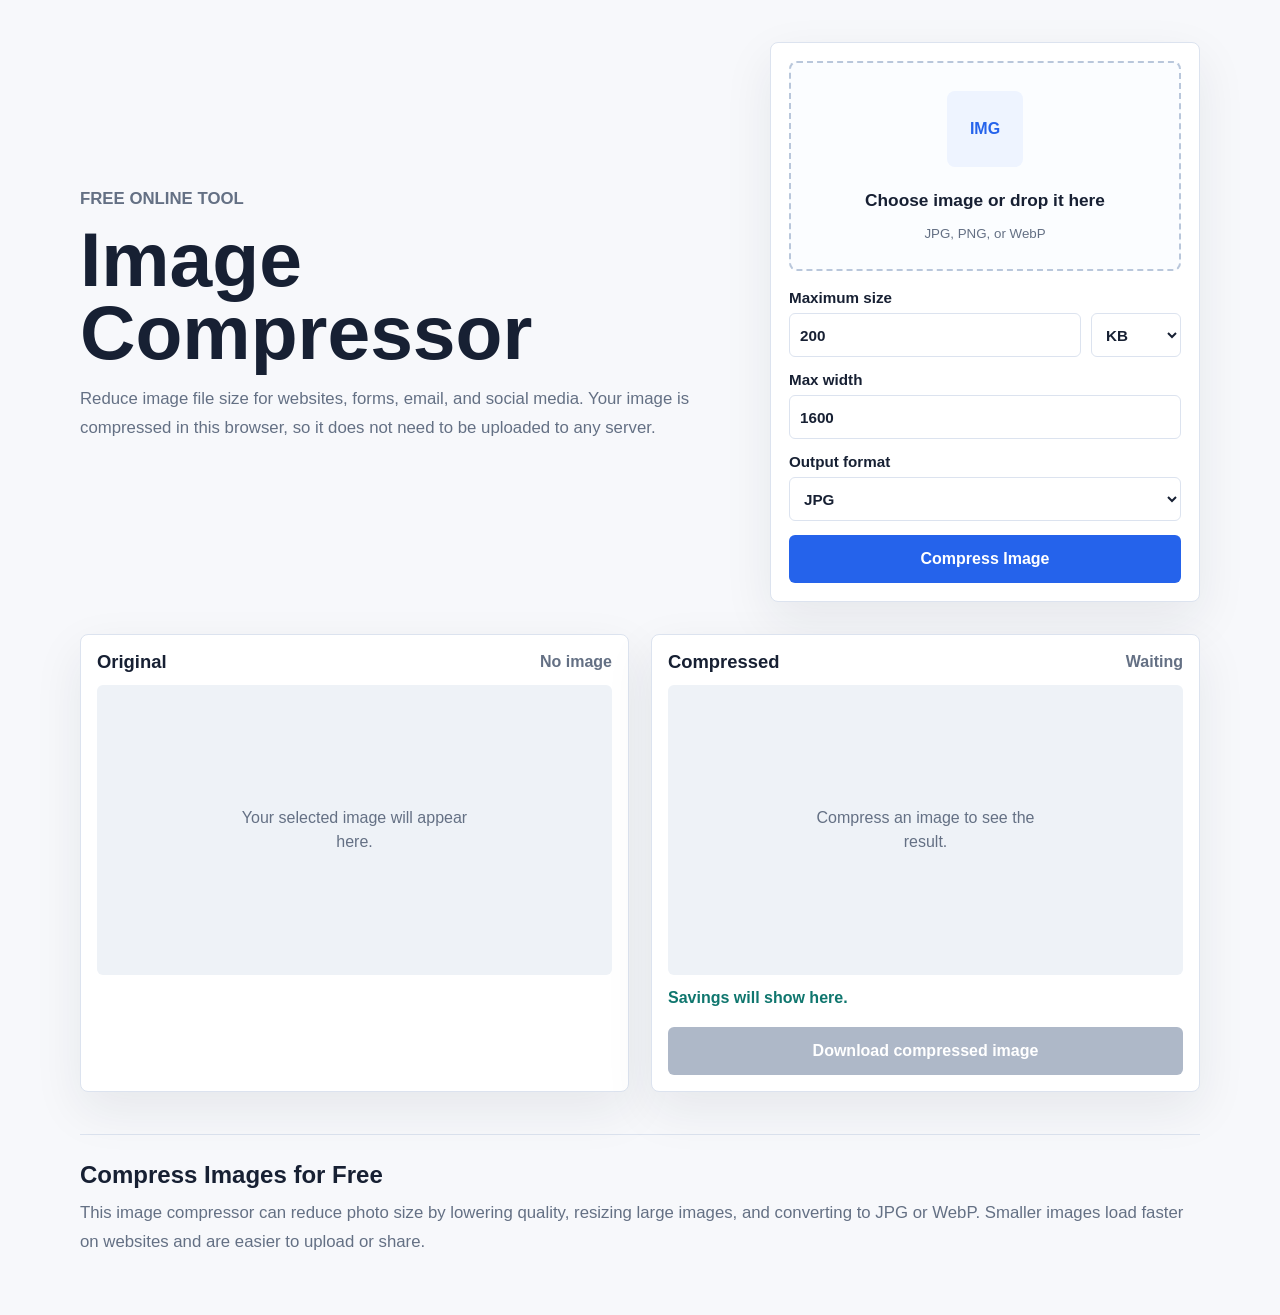
<file: index.html>
<!doctype html>
<html lang="en">
  <head>
    <meta charset="utf-8">
    <meta name="viewport" content="width=device-width, initial-scale=1">
    <title>Free Image Compressor Online - Reduce JPG , PNG and WebP Size</title>
    <meta
      name="description"
      content="Compress images online for free. Reduce JPG , PNG, and WebP file size in your browser without uploading images to a server."
    >
    <meta name="robots" content="index, follow">
    <meta name="theme-color" content="#2563eb">
    <link rel="canonical" href="https://mhansika21.github.io/image-compressor/">
    <link rel="stylesheet" href="styles.css">
    <script type="application/ld+json">
      {
        "@context": "https://schema.org",
        "@type": "WebApplication",
        "name": "Free Image Compressor Online",
        "applicationCategory": "UtilitiesApplication",
        "operatingSystem": "Any",
        "description": "A free browser-based image compressor for JPG, PNG, and WebP images.",
        "offers": {
          "@type": "Offer",
          "price": "0",
          "priceCurrency": "USD"
        }
      }
    </script>
  </head>
  <body>
    <main class="page">
      <section class="hero" aria-labelledby="page-title">
        <div class="intro">
          <p class="eyebrow">Free online tool</p>
          <h1 id="page-title">Image Compressor</h1>
          <p>
            Reduce image file size for websites, forms, email, and social media.
            Your image is compressed in this browser, so it does not need to be
            uploaded to any server.
          </p>
        </div>

        <section class="tool" aria-label="Image compressor tool">
          <label class="drop-zone" id="dropZone" for="imageInput">
            <input id="imageInput" type="file" accept="image/jpeg,image/png,image/webp">
            <span class="drop-icon" aria-hidden="true">IMG</span>
            <strong>Choose image or drop it here</strong>
            <small>JPG, PNG, or WebP</small>
          </label>

          <div class="controls">
            <label>
              Maximum size
              <div class="size-row">
                <input id="targetSizeInput" type="number" min="0.01" step="0.01" value="200">
                <select id="targetUnitInput">
                  <option value="KB">KB</option>
                  <option value="MB">MB</option>
                </select>
              </div>
            </label>

            <label>
              Max width
              <input id="widthInput" type="number" min="100" max="6000" step="100" value="1600">
            </label>

            <label>
              Output format
              <select id="formatInput">
                <option value="image/jpeg">JPG</option>
                <option value="image/webp">WebP</option>
                <option value="image/png">PNG</option>
              </select>
            </label>

            <button type="button" id="compressButton">Compress Image</button>
          </div>
        </section>
      </section>

      <section class="results" aria-label="Compression results">
        <article class="preview-panel">
          <div class="panel-top">
            <h2>Original</h2>
            <span id="originalSize">No image</span>
          </div>
          <div class="image-frame">
            <img id="originalPreview" alt="">
            <p id="originalPlaceholder">Your selected image will appear here.</p>
          </div>
        </article>

        <article class="preview-panel">
          <div class="panel-top">
            <h2>Compressed</h2>
            <span id="compressedSize">Waiting</span>
          </div>
          <div class="image-frame">
            <img id="compressedPreview" alt="">
            <p id="compressedPlaceholder">Compress an image to see the result.</p>
          </div>
          <div class="saving" id="savingText">Savings will show here.</div>
          <a class="download disabled" id="downloadLink" href="#" download>Download compressed image</a>
        </article>
      </section>

      <section class="content" aria-label="About image compression">
        <h2>Compress Images for Free</h2>
        <p>
          This image compressor can reduce photo size by lowering quality,
          resizing large images, and converting to JPG or WebP. Smaller images
          load faster on websites and are easier to upload or share.
        </p>
      </section>
    </main>

    <script src="script.js"></script>
  </body>
</html>
</file>
<file: styles.css>
:root {
  color-scheme: light;
  font-family: Arial, Helvetica, sans-serif;
  --bg: #f7f8fb;
  --panel: #ffffff;
  --ink: #172033;
  --muted: #647084;
  --line: #dce3ef;
  --accent: #2563eb;
  --accent-strong: #1d4ed8;
  --soft: #eef4ff;
  --success: #0f766e;
}

* {
  box-sizing: border-box;
}

body {
  margin: 0;
  min-height: 100vh;
  background: var(--bg);
  color: var(--ink);
}

button,
input,
select {
  font: inherit;
}

.page {
  width: min(1120px, calc(100% - 32px));
  margin: 0 auto;
  padding: 42px 0;
}

.hero {
  display: grid;
  grid-template-columns: minmax(0, 1fr) 430px;
  gap: 36px;
  align-items: center;
}

.intro {
  max-width: 620px;
}

.eyebrow {
  margin: 0 0 10px;
  color: var(--accent);
  font-size: 0.82rem;
  font-weight: 700;
  letter-spacing: 0;
  text-transform: uppercase;
}

h1,
h2,
p {
  margin-top: 0;
}

h1 {
  margin-bottom: 16px;
  font-size: clamp(2.4rem, 8vw, 4.8rem);
  line-height: 0.95;
  letter-spacing: 0;
}

.intro p,
.content p {
  color: var(--muted);
  font-size: 1.05rem;
  line-height: 1.7;
}

.tool,
.preview-panel {
  background: var(--panel);
  border: 1px solid var(--line);
  border-radius: 8px;
  box-shadow: 0 18px 50px rgba(23, 32, 51, 0.08);
}

.tool {
  padding: 18px;
}

.drop-zone {
  display: grid;
  place-items: center;
  min-height: 210px;
  padding: 24px;
  border: 2px dashed #b9c7db;
  border-radius: 8px;
  background: #fbfdff;
  color: var(--muted);
  text-align: center;
  cursor: pointer;
  transition: border-color 160ms ease, background 160ms ease;
}

.drop-zone:hover,
.drop-zone.dragging {
  border-color: var(--accent);
  background: var(--soft);
}

.drop-zone input {
  position: absolute;
  inline-size: 1px;
  block-size: 1px;
  opacity: 0;
}

.drop-icon {
  display: grid;
  place-items: center;
  width: 76px;
  height: 76px;
  margin-bottom: 14px;
  background: var(--soft);
  color: var(--accent);
  border-radius: 8px;
  font-weight: 800;
}

.drop-zone strong {
  color: var(--ink);
  font-size: 1.08rem;
}

.drop-zone small {
  margin-top: 6px;
}

.controls {
  display: grid;
  gap: 14px;
  margin-top: 18px;
}

.controls label {
  display: grid;
  gap: 7px;
  color: var(--ink);
  font-size: 0.95rem;
  font-weight: 700;
}

#qualityValue {
  color: var(--accent);
  font-weight: 800;
}

input[type="range"] {
  accent-color: var(--accent);
}

input[type="number"],
select {
  min-height: 44px;
  width: 100%;
  padding: 8px 10px;
  border: 1px solid var(--line);
  border-radius: 6px;
  background: #ffffff;
  color: var(--ink);
}

.size-row {
  display: grid;
  grid-template-columns: minmax(0, 1fr) 90px;
  gap: 10px;
}

button,
.download {
  min-height: 48px;
  border: 0;
  border-radius: 6px;
  background: var(--accent);
  color: #ffffff;
  cursor: pointer;
  font-weight: 800;
  text-align: center;
  text-decoration: none;
}

button:hover,
.download:hover {
  background: var(--accent-strong);
}

button:disabled,
.download.disabled {
  background: #aeb8c8;
  cursor: not-allowed;
  pointer-events: none;
}

.results {
  display: grid;
  grid-template-columns: repeat(2, minmax(0, 1fr));
  gap: 22px;
  margin-top: 32px;
}

.preview-panel {
  padding: 16px;
}

.panel-top {
  display: flex;
  align-items: center;
  justify-content: space-between;
  gap: 14px;
  margin-bottom: 12px;
}

.panel-top h2 {
  margin: 0;
  font-size: 1.15rem;
}

.panel-top span {
  color: var(--muted);
  font-weight: 700;
}

.image-frame {
  position: relative;
  display: grid;
  place-items: center;
  min-height: 290px;
  overflow: hidden;
  background: #eef2f7;
  border-radius: 6px;
}

.image-frame img {
  display: none;
  width: 100%;
  height: 100%;
  max-height: 440px;
  object-fit: contain;
}

.image-frame.has-image img {
  display: block;
}

.image-frame.has-image p {
  display: none;
}

.image-frame p {
  width: min(260px, 90%);
  margin: 0;
  color: var(--muted);
  line-height: 1.5;
  text-align: center;
}

.saving {
  min-height: 24px;
  margin: 14px 0;
  color: var(--success);
  font-weight: 800;
}

.download {
  display: grid;
  place-items: center;
}

.content {
  margin-top: 42px;
  padding-top: 26px;
  border-top: 1px solid var(--line);
}

.content h2 {
  margin-bottom: 10px;
  font-size: 1.5rem;
}

@media (max-width: 880px) {
  .page {
    width: min(100% - 24px, 620px);
    padding: 28px 0;
  }

  .hero,
  .results {
    grid-template-columns: 1fr;
  }

  h1 {
    font-size: clamp(2.25rem, 14vw, 4rem);
  }
}
</file>
